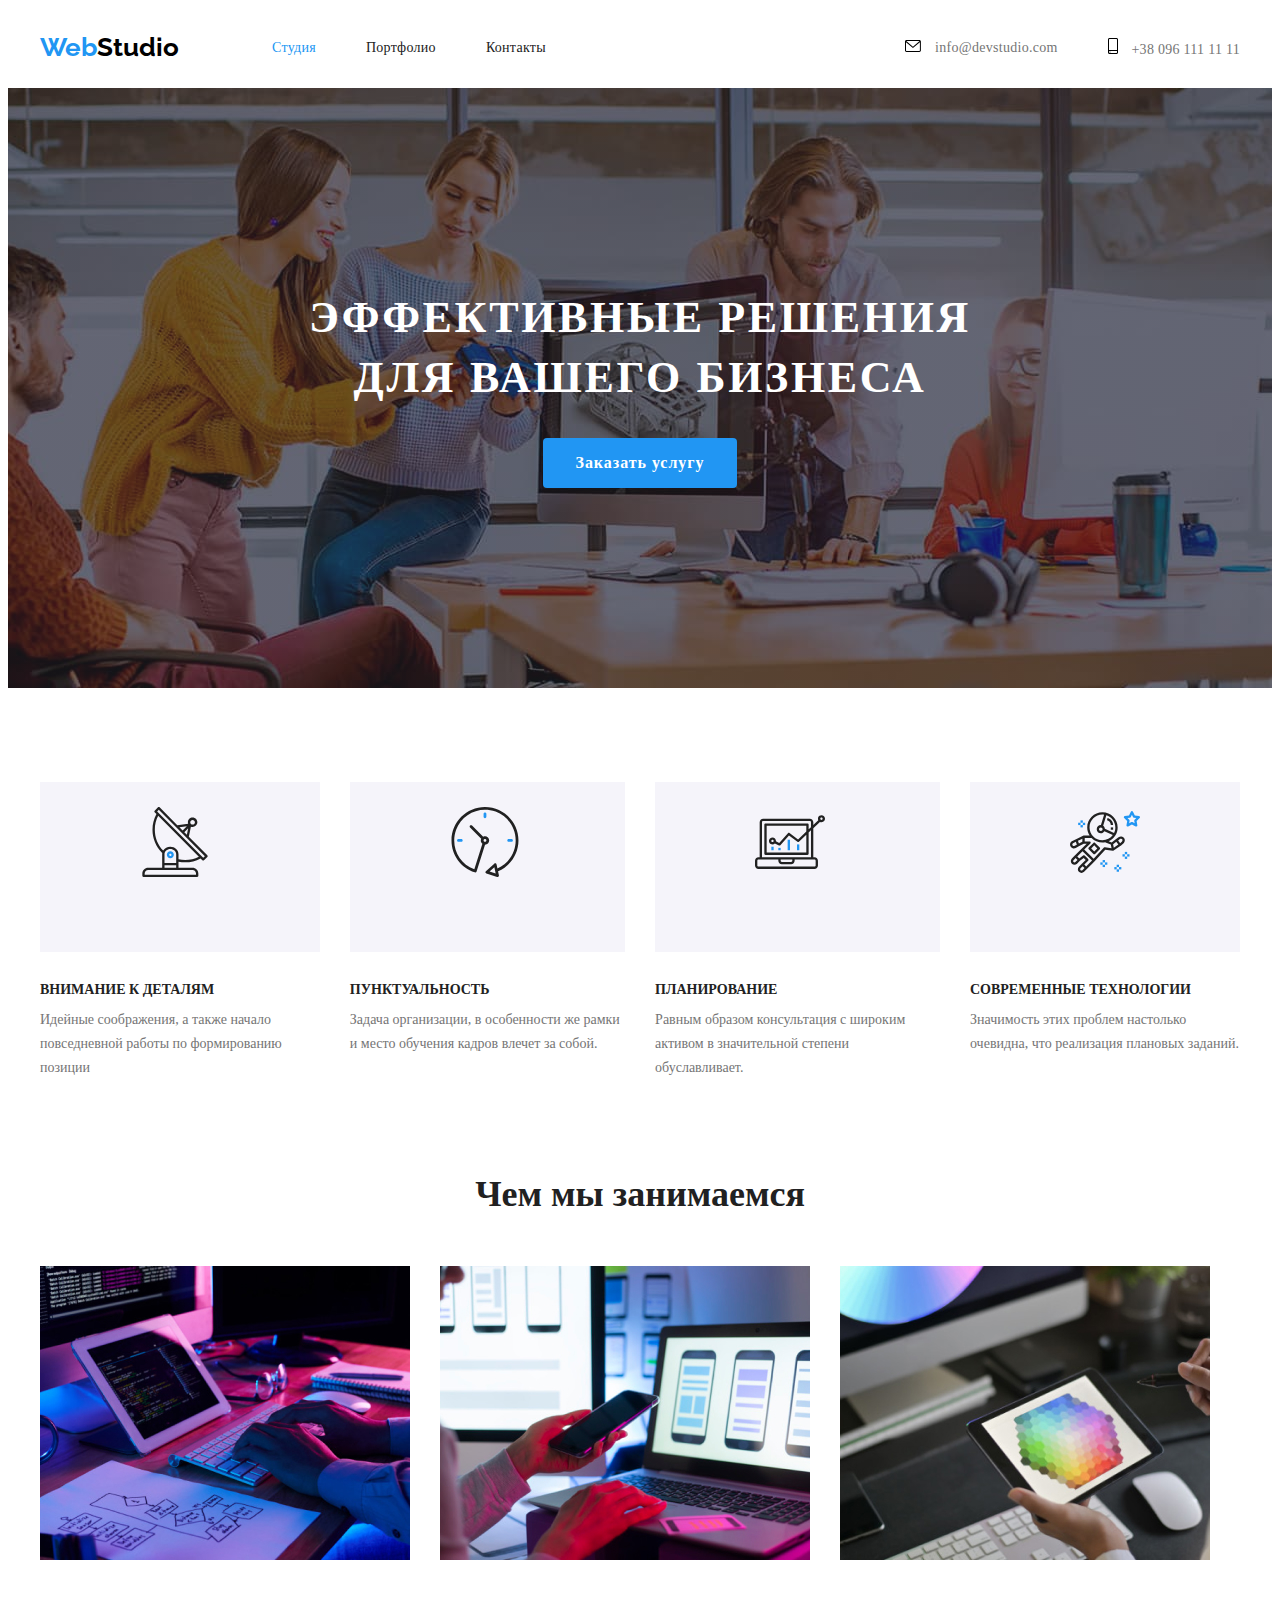
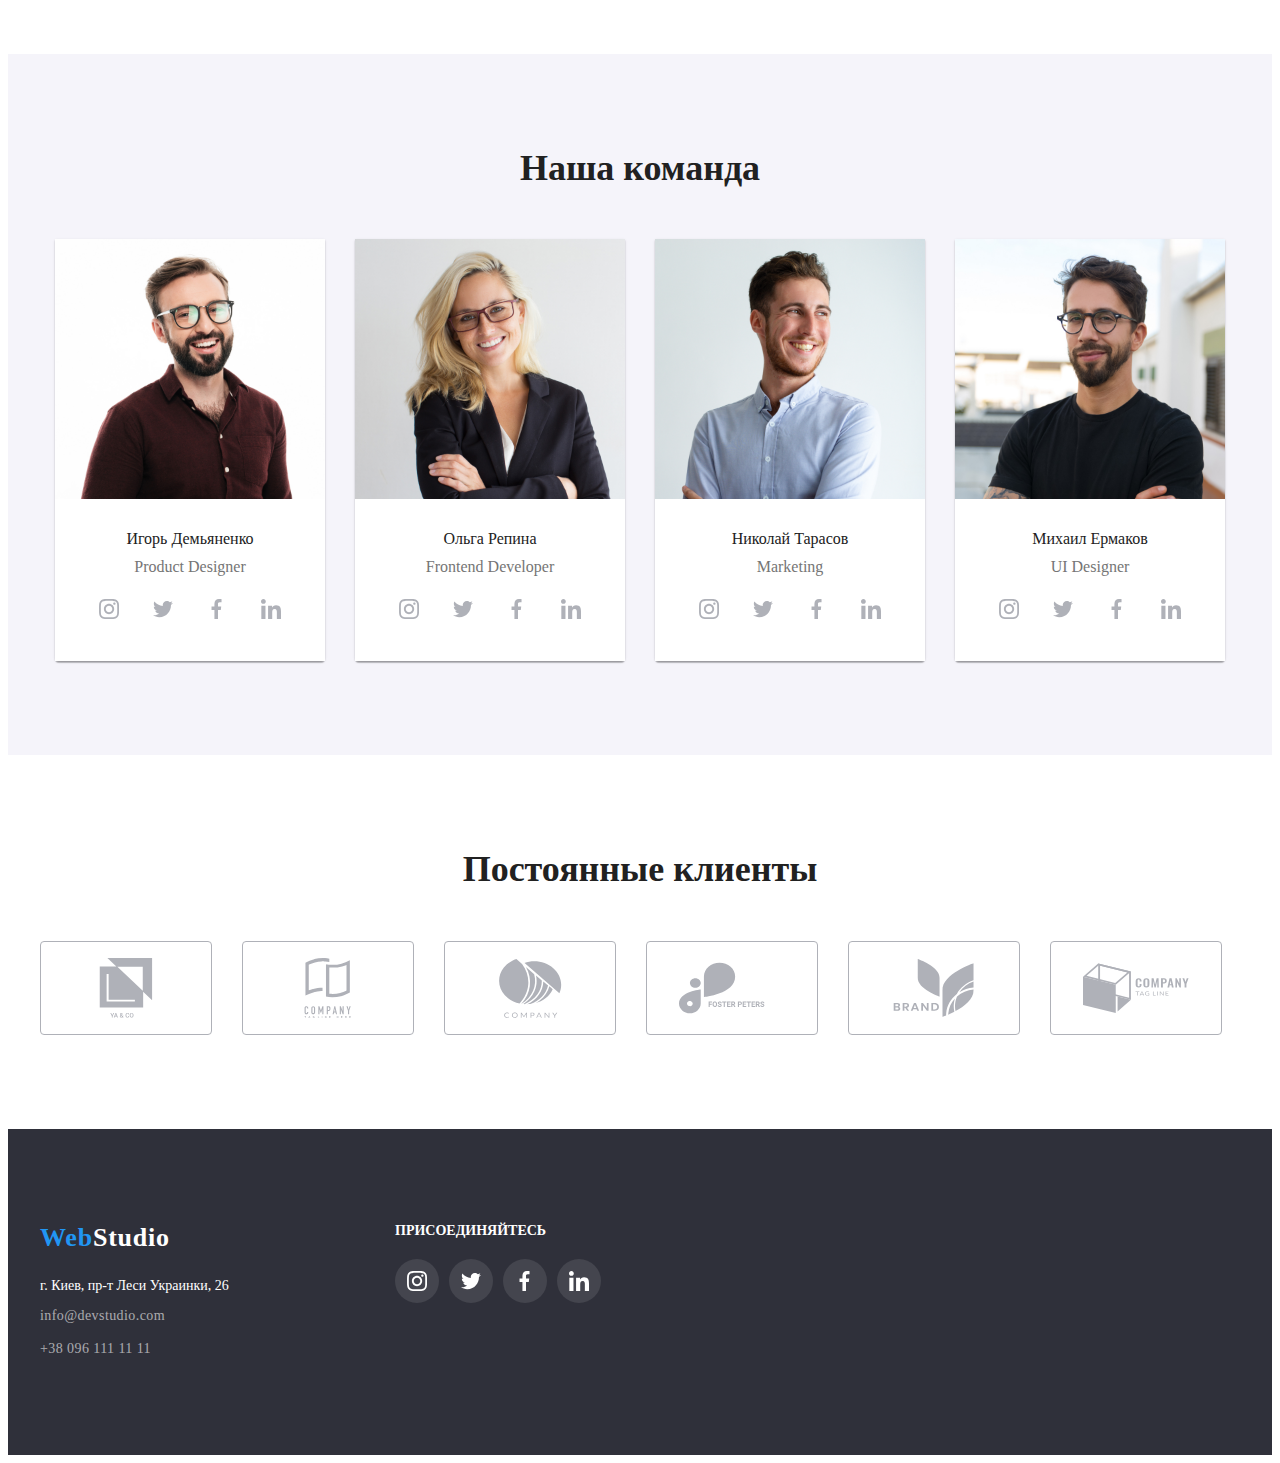
<file: index.html>
<!DOCTYPE html>
<html lang="ru">
  <head>
    <meta charset="UTF-8" />
    <meta http-equiv="X-UA-Compatible" content="IE=edge" />
    <meta name="viewport" content="width=device-width, initial-scale=1.0" />
    <title lang="en">WebStudio</title>
    <link
      rel="stylesheet"
      href="https://cdnjs.cloudflare.com/ajax/libs/modern-normalize/1.0.0/modern-normalize.css"
      integrity="sha512-Zx6MlUMKSVJoQ+83OwhdILe8cSEsCzfqThJd7J/VA2UrK6Ctj85p+xzqfyuNXE5B1k25uUdmJ2OzItbBy9GHAQ=="
      crossorigin="anonymous"
    />
    <link
      href="https://fonts.googleapis.com/css2?family=Raleway:wght@700&family=Roboto:wght@400;500;700;900&display=swap"
      rel="stylesheet"
    />
    <link rel="stylesheet" href="css/styels.css" />
  </head>

  <body>
    <!-- Шапка сайта -->

    <header class="page-header">
      <div class="container main-nav">
        <nav class="nav">
          <a href="./index.html" class="logo" lang="en"> <span class="logo-accent">Web</span>Studio</a>

          <ul class="site-nav list">
            <li class="item"><a href="./index.html" class="link current">Студия</a></li>
            <li class="item"><a href="./portfolio.html" class="link">Портфолио</a></li>
            <li class="item"><a href="" class="link">Контакты</a></li>
          </ul>
        </nav>

        <ul class="auth-nav list">
          <li class="item">
            <a href="mailto:info@devstudio.com" class="link auth-cont">
              <svg class="icon-mail-svg" width="16" height="12">
                <use href="./images/symbol-defs.svg#envelope"></use>
              </svg>
              info@devstudio.com
            </a>
          </li>
          <li class="item">
            <a href="tel:+380961111111" class="link auth-cont">
              <svg class="icon-tel-svg" width="10" height="16">
                <use href="./images/symbol-defs.svg#smartphone"></use>
              </svg>
              +38 096 111 11 11
            </a>
          </li>
        </ul>
      </div>
    </header>

    <main>
      <!-- Услуги -->
      <div class="overlay">
        <section class="section services">
          <div class="container">
            <h1 class="services-title services-bg">Эффективные решения <br />для вашего бизнеса</h1>
            <button type="button" class="button primary">Заказать услугу</button>
          </div>
        </section>
      </div>
      <!-- Особенности -->

      <section class="section features">
        <div class="container">
          <h2 class="visually-hidden">О нас</h2>
          <ul class="list">
            <li class="item icon-features">
              <div class="features-svg">
                <svg class="icon-features-svg" width="70" height="70">
                  <use href="./images/symbol-defs.svg#antenna"></use>
                </svg>
              </div>

              <h3 class="features-title">Внимание к деталям</h3>
              <p class="features-text">
                Идейные соображения, а также начало повседневной работы по формированию позиции
              </p>
            </li>

            <li class="item icon-features">
              <div class="features-svg">
                <svg class="icon-features-svg" width="70" height="70">
                  <use href="./images/symbol-defs.svg#clock"></use>
                </svg>
              </div>
              <h3 class="features-title">Пунктуальность</h3>
              <p class="features-text">
                Задача организации, в особенности же рамки и место обучения кадров влечет за собой.
              </p>
            </li>

            <li class="item icon-features">
              <div class="features-svg">
                <svg class="icon-features-svg" width="70" height="70">
                  <use href="./images/symbol-defs.svg#diagram"></use>
                </svg>
              </div>
              <h3 class="features-title">Планирование</h3>
              <p class="features-text">
                Равным образом консультация с широким активом в значительной степени обуславливает.
              </p>
            </li>

            <li class="item icon-features">
              <div class="features-svg">
                <svg class="icon-features-svg" width="70" height="70">
                  <use href="./images/symbol-defs.svg#astronaut"></use>
                </svg>
              </div>
              <h3 class="features-title">Современные технологии</h3>
              <p class="features-text">Значимость этих проблем настолько очевидна, что реализация плановых заданий.</p>
            </li>
          </ul>
        </div>
      </section>

      <!-- Чем мы занимаемся -->

      <section class="section work">
        <div class="container">
          <h2 class="work-title">Чем мы занимаемся</h2>
          <ul class="list">
            <li class="item">
              <img src="./images/a/imga1.jpg" width="370" alt="Создаем разметку" />
            </li>

            <li class="item">
              <img src="./images/a/imga2.jpg" width="370" alt="Веб дизайн" />
            </li>

            <li class="item">
              <img src="./images/a/imga3.jpg" width="370" alt="Стили" />
            </li>
          </ul>
        </div>
      </section>

      <!-- Наша команда -->

      <section class="section team">
        <div class="container">
          <h2 class="team-title">Наша команда</h2>
          <ul class="list social-icon">
            <li class="item">
              <img src="./images/b/imgb1.jpg" class="team-img" width="270" alt="Сотрудник компании" />
              <div class="team-card">
                <h3 class="team-subtitle">Игорь Демьяненко</h3>
                <p lang="en" class="team-text">Product Designer</p>
                <ul class="social-icon list">
                  <li class="social-icon-team">
                    <a href="" class="team-social-icon">
                      <svg class="icon-team-svg" width="20" height="20">
                        <use href="./images/symbol-defs.svg#instagram"></use>
                      </svg>
                    </a>
                  </li>

                  <li class="social-icon-team">
                    <a href="" class="team-social-icon">
                      <svg class="icon-team-svg" width="20" height="20">
                        <use href="./images/symbol-defs.svg#twitte"></use>
                      </svg>
                    </a>
                  </li>

                  <li class="social-icon-team">
                    <a href="" class="team-social-icon">
                      <svg class="icon-team-svg" width="20" height="20">
                        <use href="./images/symbol-defs.svg#vector"></use>
                      </svg>
                    </a>
                  </li>

                  <li class="social-icon-team">
                    <a href="" class="team-social-icon">
                      <svg class="icon-team-svg" width="20" height="20">
                        <use href="./images/symbol-defs.svg#linkedin"></use>
                      </svg>
                    </a>
                  </li>
                </ul>
              </div>
            </li>

            <li class="item">
              <img src="./images/b/imgb2.jpg" class="team-img" width="270" alt="Сотрудник компании" />
              <div class="team-card">
                <h3 class="team-subtitle">Ольга Репина</h3>
                <p lang="en" class="team-text">Frontend Developer</p>
                <ul class="social-icon list">
                  <li class="social-icon-team">
                    <a href="" class="team-social-icon">
                      <svg class="icon-team-svg" width="20" height="20">
                        <use href="./images/symbol-defs.svg#instagram"></use>
                      </svg>
                    </a>
                  </li>

                  <li class="social-icon-team">
                    <a href="" class="team-social-icon">
                      <svg class="icon-team-svg" width="20" height="20">
                        <use href="./images/symbol-defs.svg#twitte"></use>
                      </svg>
                    </a>
                  </li>

                  <li class="social-icon-team">
                    <a href="" class="team-social-icon">
                      <svg class="icon-team-svg" width="20" height="20">
                        <use href="./images/symbol-defs.svg#vector"></use>
                      </svg>
                    </a>
                  </li>

                  <li class="social-icon-team">
                    <a href="" class="team-social-icon">
                      <svg class="icon-team-svg" width="20" height="20">
                        <use href="./images/symbol-defs.svg#linkedin"></use>
                      </svg>
                    </a>
                  </li>
                </ul>
              </div>
            </li>

            <li class="item">
              <img src="./images/b/imgb3.jpg" class="team-img" width="270" alt="Сотрудник компании" />
              <div class="team-card">
                <h3 class="team-subtitle">Николай Тарасов</h3>
                <p lang="en" class="team-text">Marketing</p>
                <ul class="social-icon list">
                  <li class="social-icon-team">
                    <a href="" class="team-social-icon">
                      <svg class="icon-team-svg" width="20" height="20">
                        <use href="./images/symbol-defs.svg#instagram"></use>
                      </svg>
                    </a>
                  </li>

                  <li class="social-icon-team">
                    <a href="" class="team-social-icon">
                      <svg class="icon-team-svg" width="20" height="20">
                        <use href="./images/symbol-defs.svg#twitte"></use>
                      </svg>
                    </a>
                  </li>

                  <li class="social-icon-team">
                    <a href="" class="team-social-icon">
                      <svg class="icon-team-svg" width="20" height="20">
                        <use href="./images/symbol-defs.svg#vector"></use>
                      </svg>
                    </a>
                  </li>

                  <li class="social-icon-team">
                    <a href="" class="team-social-icon">
                      <svg class="icon-team-svg" width="20" height="20">
                        <use href="./images/symbol-defs.svg#linkedin"></use>
                      </svg>
                    </a>
                  </li>
                </ul>
              </div>
            </li>

            <li class="item">
              <img src="./images/b/imgb4.jpg" class="team-img" width="270" alt="Сотрудник компании" />
              <div class="team-card">
                <h3 class="team-subtitle">Михаил Ермаков</h3>
                <p lang="en" class="team-text">UI Designer</p>
                <ul class="social-icon list">
                  <li class="social-icon-team">
                    <a href="" class="team-social-icon">
                      <svg class="icon-team-svg" width="20" height="20">
                        <use href="./images/symbol-defs.svg#instagram"></use>
                      </svg>
                    </a>
                  </li>

                  <li class="social-icon-team">
                    <a href="" class="team-social-icon">
                      <svg class="icon-team-svg" width="20" height="20">
                        <use href="./images/symbol-defs.svg#twitte"></use>
                      </svg>
                    </a>
                  </li>

                  <li class="social-icon-team">
                    <a href="" class="team-social-icon">
                      <svg class="icon-team-svg" width="20" height="20">
                        <use href="./images/symbol-defs.svg#vector"></use>
                      </svg>
                    </a>
                  </li>

                  <li class="social-icon-team">
                    <a href="" class="team-social-icon">
                      <svg class="icon-team-svg" width="20" height="20">
                        <use href="./images/symbol-defs.svg#linkedin"></use>
                      </svg>
                    </a>
                  </li>
                </ul>
              </div>
            </li>
          </ul>
        </div>
      </section>

      <!-- Клиенты -->

      <section class="section clients">
        <div class="container">
          <h2 class="clients-title">Постоянные клиенты</h2>
          <ul class="list clients-icon">
            <li class="social-icon-clients">
              <a href="" class="clients-social-icon">
                <svg class="icon-clients-svg" width="106" height="60">
                  <use href="./images/symbol-defs.svg#group1"></use>
                </svg>
              </a>
            </li>

            <li class="social-icon-clients">
              <a href="" class="clients-social-icon">
                <svg class="icon-clients-svg" width="106" height="60">
                  <use href="./images/symbol-defs.svg#group2"></use>
                </svg>
              </a>
            </li>

            <li class="social-icon-clients">
              <a href="" class="clients-social-icon">
                <svg class="icon-clients-svg" width="106" height="60">
                  <use href="./images/symbol-defs.svg#group3"></use>
                </svg>
              </a>
            </li>

            <li class="social-icon-clients">
              <a href="" class="clients-social-icon">
                <svg class="icon-clients-svg" width="106" height="60">
                  <use href="./images/symbol-defs.svg#group4"></use>
                </svg>
              </a>
            </li>

            <li class="social-icon-clients">
              <a href="" class="clients-social-icon">
                <svg class="icon-clients-svg" width="106" height="60">
                  <use href="./images/symbol-defs.svg#group5"></use>
                </svg>
              </a>
            </li>

            <li class="social-icon-clients">
              <a href="" class="clients-social-icon">
                <svg class="icon-clients-svg" width="106" height="60">
                  <use href="./images/symbol-defs.svg#group6"></use>
                </svg>
              </a>
            </li>
          </ul>
        </div>
      </section>
    </main>

    <!-- Подвал -->

    <footer class="section footer">
      <div class="container flexbox">
        <section class="content-box">
          <a href="./index.html" lang="en" class="footer-logo"> <span class="logo-accent">Web</span>Studio</a>
          <address class="address">
            <p class="footer-text">г. Киев, пр-т Леси Украинки, 26</p>

            <ul class="list footer-nav">
              <li class="item">
                <a href="mailto:info@devstudio.com" class="footer-link">info@devstudio.com</a>
              </li>

              <li class="item">
                <a href="tel:+380961111111" class="footer-link">+38 096 111 11 11</a>
              </li>
            </ul>
          </address>
        </section>

        <section class="content-box">
          <h2 class="join-title">Присоединяйтесь</h2>
          <ul class="list join-icon">
            <li class="social-icon-join">
              <a href="" class="join-social-icon">
                <svg class="icon-join-svg" width="20" height="20">
                  <use href="./images/symbol-defs.svg#instagram"></use>
                </svg>
              </a>
            </li>

            <li class="social-icon-join">
              <a href="" class="join-social-icon">
                <svg class="icon-join-svg" width="20" height="20">
                  <use href="./images/symbol-defs.svg#twitte"></use>
                </svg>
              </a>
            </li>

            <li class="social-icon-join">
              <a href="" class="join-social-icon">
                <svg class="icon-join-svg" width="20" height="20">
                  <use href="./images/symbol-defs.svg#vector"></use>
                </svg>
              </a>
            </li>

            <li class="social-icon-join">
              <a href="" class="join-social-icon">
                <svg class="icon-join-svg" width="20" height="20">
                  <use href="./images/symbol-defs.svg#linkedin"></use>
                </svg>
              </a>
            </li>
          </ul>
        </section>
      </div>
    </footer>
  </body>
</html>
</file>
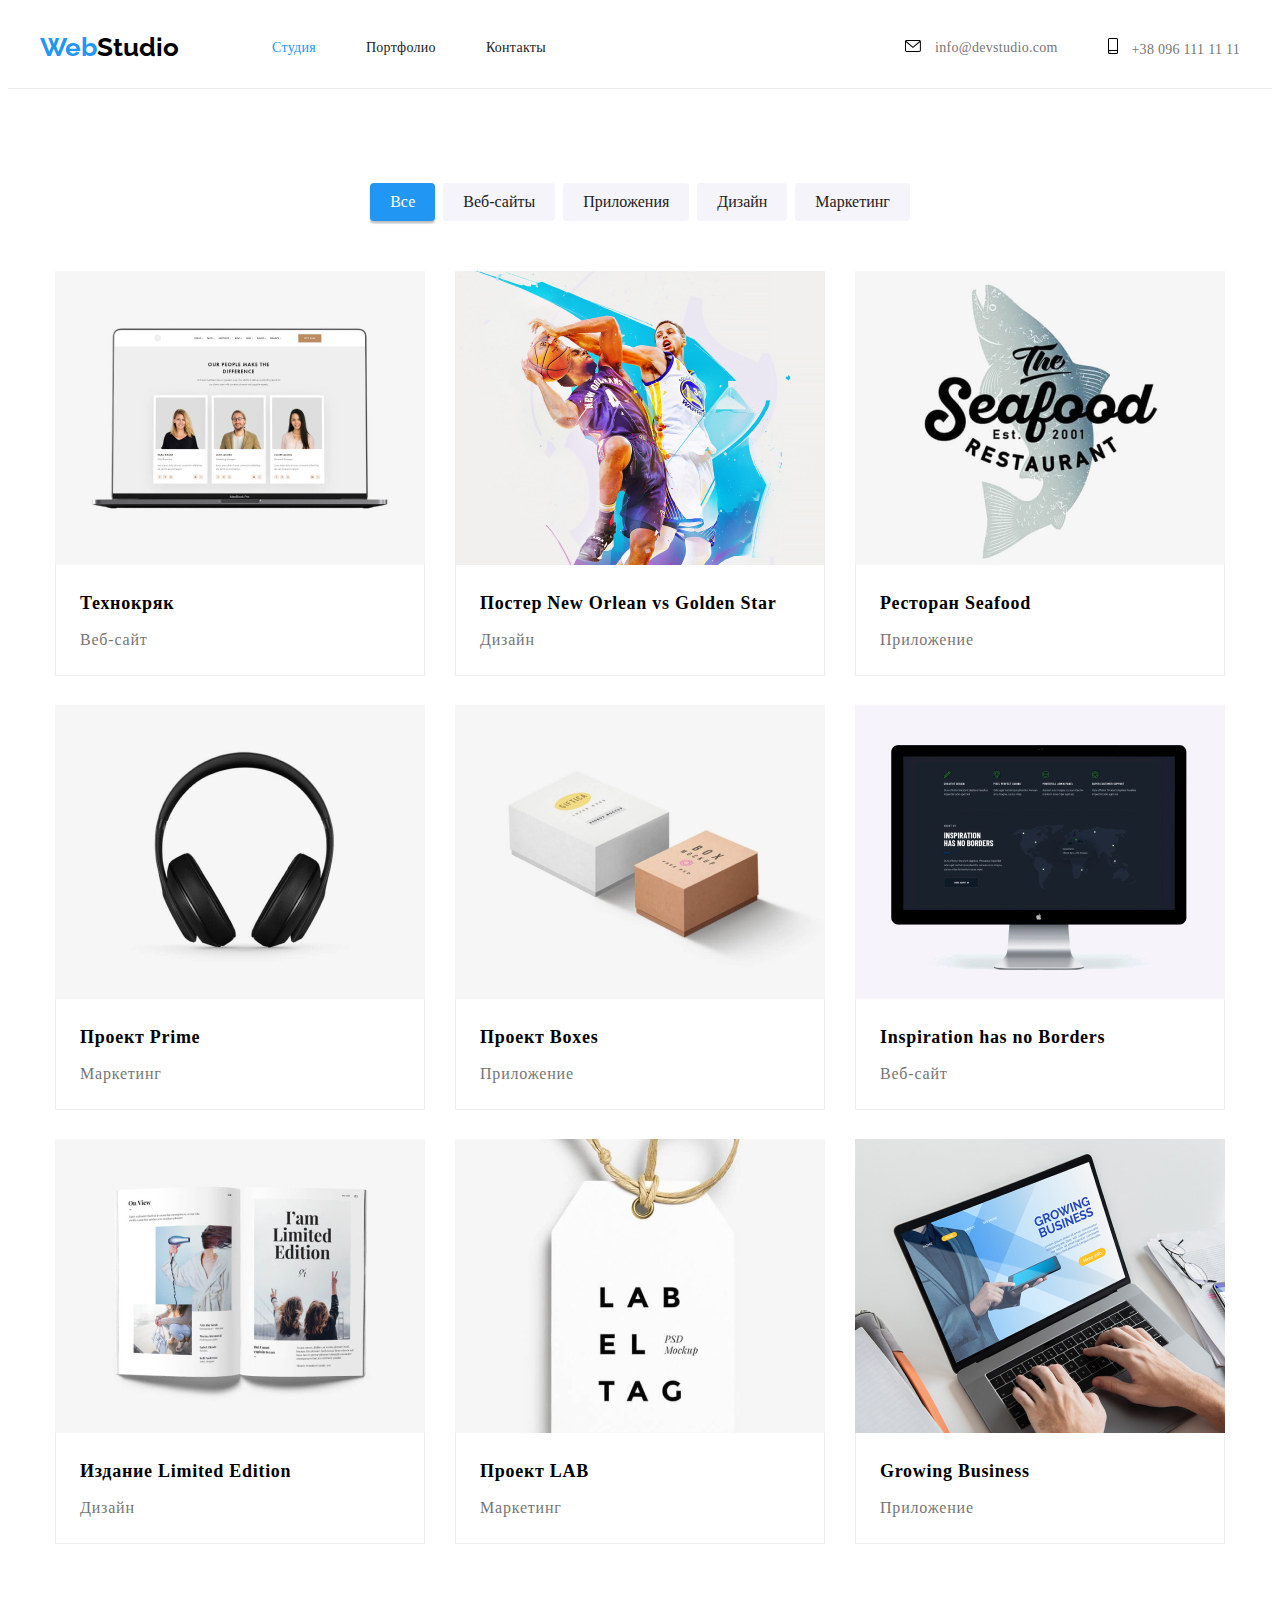
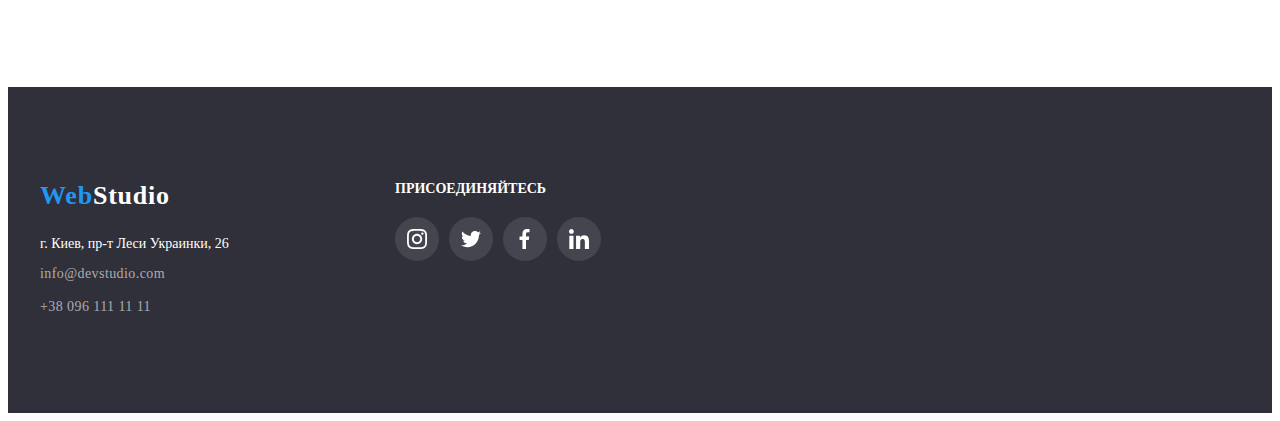
<file: portfolio.html>
<!DOCTYPE html>
<html lang="ru">
  <head>
    <meta charset="UTF-8" />
    <meta http-equiv="X-UA-Compatible" content="IE=edge" />
    <meta name="viewport" content="width=device-width, initial-scale=1.0" />
    <title lang="en">WebStudio</title>
    <link
      rel="stylesheet"
      href="https://cdnjs.cloudflare.com/ajax/libs/modern-normalize/1.0.0/modern-normalize.css"
      integrity="sha512-Zx6MlUMKSVJoQ+83OwhdILe8cSEsCzfqThJd7J/VA2UrK6Ctj85p+xzqfyuNXE5B1k25uUdmJ2OzItbBy9GHAQ=="
      crossorigin="anonymous"
    />
    <link rel="preconnect" href="https://fonts.gstatic.com" />
    <link
      href="https://fonts.googleapis.com/css2?family=Raleway:wght@700&family=Roboto:wght@400;500;700;900&display=swap"
      rel="stylesheet"
    />
    <link rel="stylesheet" href="css/styels.css" />
  </head>

  <body>
    <!-- Шапка сайта -->

    <header class="border">
      <div class="container main-nav">
        <nav class="nav">
          <a href="./index.html" class="logo" lang="en"> <span class="logo-accent">Web</span>Studio</a>

          <ul class="site-nav list">
            <li class="item"><a href="./index.html" class="link current">Студия</a></li>
            <li class="item"><a href="./portfolio.html" class="link">Портфолио</a></li>
            <li class="item"><a href="" class="link">Контакты</a></li>
          </ul>
        </nav>

        <ul class="auth-nav list">
          <li class="item">
            <a href="mailto:info@devstudio.com" class="link auth-cont">
              <svg class="icon-mail-svg" width="16" height="12">
                <use href="./images/symbol-defs.svg#envelope"></use>
              </svg>
              info@devstudio.com
            </a>
          </li>
          <li class="item">
            <a href="tel:+380961111111" class="link auth-cont">
              <svg class="icon-tel-svg" width="10" height="16">
                <use href="./images/symbol-defs.svg#smartphone"></use>
              </svg>
              +38 096 111 11 11
            </a>
          </li>
        </ul>
      </div>
    </header>

    <main>
      <!-- Примеры работ-->

      <section class="section portfolio">
        <div class="container">
          <h1 class="visually-hidden">Примеры работ</h1>
          <ul class="list">
            <li class="list-item"><button type="button" class="button current">Все</button></li>
            <li class="list-item"><button type="button" class="button">Веб-сайты</button></li>
            <li class="list-item"><button type="button" class="button">Приложения</button></li>
            <li class="list-item"><button type="button" class="button">Дизайн</button></li>
            <li class="list-item"><button type="button" class="button">Маркетинг</button></li>
          </ul>

          <ul class="list card">
            <li class="card-set">
              <img src="./images/portfolio/img-1.jpg" width="370" height="294" alt="" />
              <div class="info-card">
                <h3 class="portfolio-title">Технокряк</h3>
                <p class="portfolio-text">Веб-сайт</p>
              </div>
            </li>

            <li class="card-set">
              <img src="./images/portfolio/img-2.jpg" width="370" height="294" alt="" />
              <div class="info-card">
                <h3 class="portfolio-title">Постер New Orlean vs Golden Star</h3>
                <p class="portfolio-text">Дизайн</p>
              </div>
            </li>

            <li class="card-set">
              <img src="./images/portfolio/img-3.jpg" width="370" height="294" alt="" />
              <div class="info-card">
                <h3 class="portfolio-title">Ресторан Seafood</h3>
                <p class="portfolio-text">Приложение</p>
              </div>
            </li>

            <li class="card-set">
              <img src="./images/portfolio/img-4.jpg" width="370" height="294" alt="" />
              <div class="info-card">
                <h3 class="portfolio-title">Проект Prime</h3>
                <p class="portfolio-text">Маркетинг</p>
              </div>
            </li>

            <li class="card-set">
              <img src="./images/portfolio/img-5.jpg" width="370" height="294" alt="" />
              <div class="info-card">
                <h3 class="portfolio-title">Проект Boxes</h3>
                <p class="portfolio-text">Приложение</p>
              </div>
            </li>

            <li class="card-set">
              <img src="./images/portfolio/img-6.jpg" width="370" height="294" alt="" />
              <div class="info-card">
                <h3 class="portfolio-title">Inspiration has no Borders</h3>
                <p class="portfolio-text">Веб-сайт</p>
              </div>
            </li>

            <li class="card-set">
              <img src="./images/portfolio/img-7.jpg" width="370" height="294" alt="" />
              <div class="info-card">
                <h3 class="portfolio-title">Издание Limited Edition</h3>
                <p class="portfolio-text">Дизайн</p>
              </div>
            </li>

            <li class="card-set">
              <img src="./images/portfolio/img-8.jpg" width="370" height="294" alt="" />
              <div class="info-card">
                <h3 class="portfolio-title">Проект LAB</h3>
                <p class="portfolio-text">Маркетинг</p>
              </div>
            </li>

            <li class="card-set">
              <img src="./images/portfolio/img-9.jpg" width="370" height="294" alt="" />
              <div class="info-card">
                <h3 class="portfolio-title">Growing Business</h3>
                <p class="portfolio-text">Приложение</p>
              </div>
            </li>
          </ul>
        </div>
      </section>
    </main>

    <!--Подвал-->
    <footer class="section footer">
      <div class="container flexbox">
        <section class="content-box">
          <a href="./index.html" lang="en" class="footer-logo"> <span class="logo-accent">Web</span>Studio</a>
          <address class="address">
            <p class="footer-text">г. Киев, пр-т Леси Украинки, 26</p>

            <ul class="list footer-nav">
              <li class="item">
                <a href="mailto:info@devstudio.com" class="footer-link">info@devstudio.com</a>
              </li>

              <li class="item">
                <a href="tel:+380961111111" class="footer-link">+38 096 111 11 11</a>
              </li>
            </ul>
          </address>
        </section>

        <section class="content-box">
          <h2 class="join-title">Присоединяйтесь</h2>
          <ul class="list join-icon">
            <li class="social-icon-join">
              <a href="" class="join-social-icon">
                <svg class="icon-join-svg" width="20" height="20">
                  <use href="./images/symbol-defs.svg#instagram"></use>
                </svg>
              </a>
            </li>

            <li class="social-icon-join">
              <a href="" class="join-social-icon">
                <svg class="icon-join-svg" width="20" height="20">
                  <use href="./images/symbol-defs.svg#twitte"></use>
                </svg>
              </a>
            </li>

            <li class="social-icon-join">
              <a href="" class="join-social-icon">
                <svg class="icon-join-svg" width="20" height="20">
                  <use href="../images/symbol-defs.svg#vector"></use>
                </svg>
              </a>
            </li>

            <li class="social-icon-join">
              <a href="" class="join-social-icon">
                <svg class="icon-join-svg" width="20" height="20">
                  <use href="./images/symbol-defs.svg#linkedin"></use>
                </svg>
              </a>
            </li>
          </ul>
        </section>
      </div>
    </footer>
  </body>
</html>
</file>
<file: css/styels.css>
:root {
  --primary-text-color: #212121;
  --title-text-color: #757575;
  --acent-color: #2196f3;
  --title-list-color: #ffffff;
  --secondary-bg-color: #2f303a;
  --logo-text-color: #000000;
  --button-bg-color: #f5f4fa;
  --footer-text-color: rgba(255, 255, 255, 0.6);
  --team-shadow-color: 0px 1px 3px rgba(0, 0, 0, 0.12), 0px 1px 1px rgba(0, 0, 0, 0.14), 0px 2px 1px rgba(0, 0, 0, 0.2);
  --card-item: 3;
  --border-header-color: #ececec;
  --border-team-color: #eeeeee;
  --icon-color: #afb1b8;
  --social-bg-icon: #44454e;
}

/* Утилиты */
.container {
  margin: 0;
  margin-left: auto;
  margin-right: auto;
  max-width: 1200px;

  padding-left: 15px;
  padding-right: 15px;
}
.section {
  padding-top: 94px;
  padding-bottom: 94px;
}
h1,
h1,
h3 {
  margin: 0;
  padding: 0;
}
.list {
  padding: 0;
  margin: 0;
  list-style: none;
}

.body {
  background-color: var(--title-list-color);
  color: var(--primary-text-color);

  font-family: Roboto, sans-serif;
  letter-spacing: 0.03em;
}

/* Шапка */
.border {
  padding: 0;
  border-bottom: 1px solid var(--border-header-color);
}
/* Main nav */

.main-nav,
.nav {
  display: flex;
  align-items: center;
  padding: 0;
}

/* Лого */
.sublogo,
.logo {
  color: var(--logo-text-color);

  text-decoration: none;
  font-family: Raleway, cursive;
  font-weight: 700;
  font-size: 26px;
  line-height: 1.2;
}
.nav .logo {
  display: flex;
  padding-top: 24px;
  padding-bottom: 25px;
}
.logo-accent {
  color: var(--acent-color);

  text-decoration: none;
}

.address {
  font-style: inherit;
}

/* Site nav */
.site-nav {
  display: flex;
  margin-left: 93px;
}

.site-nav .item:not(:last-child) {
  margin-right: 50px;
}

.site-nav .link {
  display: block;
  padding-top: 32px;
  padding-bottom: 32px;

  color: var(--primary-text-color);
  text-decoration: none;
  font-weight: 500;
  font-size: 14px;
  line-height: 1.14;
  letter-spacing: 0.02em;
}
.site-nav .link:focus,
.site-nav .link:hover {
  color: var(--acent-color);
}
.site-nav .link.current {
  color: var(--acent-color);
}

/* Auth nav */
.auth-nav {
  display: flex;
  margin-left: auto;
}

.auth-nav .item:not(:last-child) {
  margin-right: 50px;
}
.auth-nav .link {
  padding-top: 32px;
  padding-bottom: 32px;
  color: var(--title-text-color);

  text-decoration: none;
  font-weight: 500;
  font-size: 14px;
  line-height: 1.14;
  letter-spacing: 0.02em;
}

.icon-mail-svg {
  content: '';
  margin-right: 10px;

  background-position: center;
  background-size: contain;
  color: currentColor;
}
.auth-cont:hover,
.auth-cont:focus {
  fill: var(--acent-color);
}
.icon-tel-svg {
  content: '';
  margin-right: 10px;
  background-position: center;
  background-size: contain;
  color: currentColor;
}
.auth-nav .link:focus,
.auth-nav .link:hover {
  color: var(--acent-color);
}

/* Services */
.overlay {
  background-image: linear-gradient(to right, rgba(47, 48, 58, 0.4), rgba(47, 48, 58, 0.4)),
    url('../images/hero/img1.jpg');

  background-repeat: no-repeat;
  background-size: cover;
  background-position: center;
  max-width: 1600px;
  min-height: 600px;
  margin-left: auto;
  margin-right: auto;
}
.section.services {
  padding-bottom: 200px;
  padding-top: 200px;
  margin-left: auto;
  margin-right: auto;
  text-align: center;
}

.services-title {
  margin-top: 0;
  margin-bottom: 30px;

  color: var(--title-list-color);

  font-weight: 900;
  font-size: 44px;
  line-height: 1.36;
  text-align: center;
  letter-spacing: 0.06em;
  text-transform: uppercase;
}

/* Features, Work, Tem*/

.features .list {
  display: flex;
}
.features-svg {
  height: 120px;
  padding-top: 25px;
  padding-bottom: 25px;
  margin-bottom: 30px;
  background-color: var(--button-bg-color);
}
.icon-features-svg {
  width: 270px;
  display: inline-block;
  justify-content: center;
  align-items: center;
  align-content: center;
}

.features .item:not(:last-child) {
  margin-right: 30px;
}
.features-title {
  margin-top: 0;
  margin-bottom: 10px;

  color: var(--primary-text-color);

  font-weight: 700;
  font-size: 14px;
  line-height: 1.14;
  text-transform: uppercase;
}
.features-text {
  margin: 0;

  color: var(--title-text-color);

  font-weight: 400;
  font-size: 14px;
  line-height: 1.71;
}
.social-icon {
  display: inline-flex;
  justify-content: center;
}

.social-icon-team:not(:last-child) {
  margin-right: 10px;
}

.team-social-icon {
  display: flex;
  align-items: center;
  justify-content: center;
  width: 44px;
  height: 44px;
  border-radius: 50%;
  fill: var(--icon-color);
}
.team-social-icon:hover,
.team-social-icon:focus {
  fill: var(--title-list-color);
  background-color: var(--acent-color);
}
.section.team {
  background-color: var(--button-bg-color);
}
.work,
.team {
  text-align: center;
  padding-top: 0;
}

.work .list,
.team .list {
  display: flex;
}
.work .item:not(:last-child),
.team .item:not(:last-child) {
  margin-right: 30px;
}
.team .item {
  border-radius: 0px 0px 4px 4px;
  box-shadow: var(--team-shadow-color);
  text-align: center;
}

.work-title {
  margin-top: 0;
  margin-bottom: 50px;

  color: var(--primary-text-color);

  font-weight: 700;
  font-size: 36px;
  line-height: 1.16;
  text-align: center;
}
.team-title {
  margin-top: 0;
  margin-bottom: 50px;
  padding-top: 94px;

  color: var(--primary-text-color);

  font-weight: 700;
  font-size: 36px;
  line-height: 1.16;
  text-align: center;
}

.team-subtitle {
  margin: 0;
  margin-bottom: 10px;
  color: var(--primary-text-color);

  font-weight: 500;
  font-size: 16px;
  line-height: 1.19;
  text-align: center;
}
.team-card {
  padding: 30px 32px;
  background-color: var(--title-list-color);
}
.team-text {
  margin: 0;
  color: var(--title-text-color);
  margin-bottom: 10px;

  font-weight: 400;
  font-size: 16px;
  line-height: 1.18;
  text-align: center;
}
/* Прячем заголовок */
.visually-hidden {
  position: absolute !important;
  clip: rect(1px 1px 1px 1px);
  clip: rect(1px, 1px, 1px, 1px);
  padding: 0 !important;
  border: 0 !important;
  height: 1px !important;
  width: 1px !important;
  overflow: hidden;
}

/* Portfolio */

.portfolio-title {
  font-weight: 700;
  font-size: 18px;
  line-height: 2;
  margin-bottom: 4px;
  letter-spacing: 0.04em;
}

.card {
  display: flex;
  margin: 0;
  padding: 0;
  list-style: none;
  flex-wrap: wrap;

  margin-left: -30px;
  margin-top: -30px;
}

.card-set {
  justify-content: center;
  /* flex-basis: calc(100% / var(--card-item) - 30px); */
  flex-basis: calc((100% - 30px * var(--card-item)) / var(--card-item));
  max-width: 370px;
  max-height: 404px;
  margin-left: 30px;
  margin-top: 30px;
}
.card-set:hover,
.card-set:focus {
  box-shadow: 0px 1px 1px rgba(0, 0, 0, 0.12), 0px 4px 4px rgba(0, 0, 0, 0.06), 1px 4px 6px rgba(0, 0, 0, 0.16);
}
.info-card {
  margin: 0;
  flex-direction: column;
  padding: 20px 24px;

  border-left: 1px solid var(--border-team-color);
  border-right: 1px solid var(--border-team-color);
  border-bottom: 1px solid var(--border-team-color);
}
img {
  display: block;
  max-width: 100%;
}

.portfolio-text {
  margin: 0;
  color: var(--title-text-color);

  font-weight: 400;
  font-size: 16px;
  line-height: 1.9;
  letter-spacing: 0.05em;
}

.portfolio .list {
  display: flex;

  margin-bottom: 50px;
  justify-content: center;
  align-items: center;
}

/* Клиенты */

.clients-title {
  font-weight: 700;
  font-size: 36px;
  line-height: 1.16;
  text-align: center;
  color: var(--primary-text-color);
  margin: 0;
  margin-bottom: 50px;
}

.clients-icon {
  display: inline-flex;
  justify-content: center;
}

.social-icon-clients:not(:last-child) {
  margin-right: 30px;
}

.clients-social-icon {
  display: flex;
  align-items: center;
  justify-content: center;

  width: 170px;
  height: 92px;
  border-radius: 4px;
  fill: var(--icon-color);
  border: 1px solid var(--icon-color);
}
.clients-social-icon:hover,
.clients-social-icon:focus {
  fill: var(--acent-color);
  border: 1px solid var(--acent-color);
}

/* Подвал */
.footer {
  background-color: var(--secondary-bg-color);
}
.address {
  font-style: inherit;
}
.flexbox {
  display: flex;
}
.content-box {
  flex-basis: calc((50% - 30px) / 2);
}
.content-box:not(:last-child) {
  margin-right: 70px;
}
.footer-text {
  display: block;
  margin-top: 0;
  margin-bottom: 6px;
  color: var(--title-list-color);
  font-weight: 400;
  font-size: 14px;
  line-height: 1.71;
}
.footer-logo {
  font-weight: bold;
  font-size: 26px;
  line-height: 1.19;
  letter-spacing: 0.03em;

  display: block;
  margin-top: 0;
  margin-bottom: 20px;

  color: var(--title-list-color);
  text-decoration: none;
}
.footer-link {
  display: block;
  margin-top: 0;

  text-decoration: none;
  color: var(--footer-text-color);
  font-weight: 400;
  font-size: 14px;
  line-height: 1.71;
  letter-spacing: 0.03em;
}
.footer-nav .item:not(:last-child) {
  margin-bottom: 9px;
}
.footer-nav .footer-link:focus,
.footer-nav .footer-link:hover {
  color: var(--acent-color);
}

.join-title {
  margin: 0;
  padding: 0;

  margin-bottom: 20px;
  color: var(--title-list-color);
  font-weight: 700;
  font-size: 14px;
  line-height: 1.14;
  text-transform: uppercase;
}

.join-icon {
  display: inline-flex;
  justify-content: center;
}

.social-icon-join:not(:last-child) {
  margin-right: 10px;
}

.join-social-icon {
  display: flex;
  align-items: center;
  justify-content: center;
  width: 44px;
  height: 44px;
  border-radius: 50%;
  fill: var(--title-list-color);
  background-color: var(--social-bg-icon);
}
.join-social-icon:hover,
.join-social-icon:focus {
  fill: var(--title-list-color);
  background-color: var(--acent-color);
}

/* Кнопки */
.section .list-item:not(:last-child) {
  margin-right: 8px;
}

.button {
  margin-top: 0;

  border: none;
  border-radius: 4px;
  padding: 6px 20px;

  color: var(--primary-text-color);
  background-color: var(--button-bg-color);
  cursor: pointer;
  font-family: inherit;

  font-weight: 500;
  font-size: 16px;
  line-height: 1.62;
  text-align: center;
}
.button.primary {
  margin-top: 0px;

  padding: 10px 32px;
  color: var(--title-list-color);
  background-color: var(--acent-color);

  font-weight: 700;
  font-size: 16px;
  line-height: 1.87;
  text-align: center;
  letter-spacing: 0.06em;
}
.button:focus,
.button:hover,
.button.current {
  color: var(--title-list-color);
  background-color: var(--acent-color);
  box-shadow: 0px 3px 1px rgba(0, 0, 0, 0.1), 0px 1px 2px rgba(0, 0, 0, 0.08), 0px 2px 2px rgba(0, 0, 0, 0.12);
  border-radius: 4px;
}
</file>
